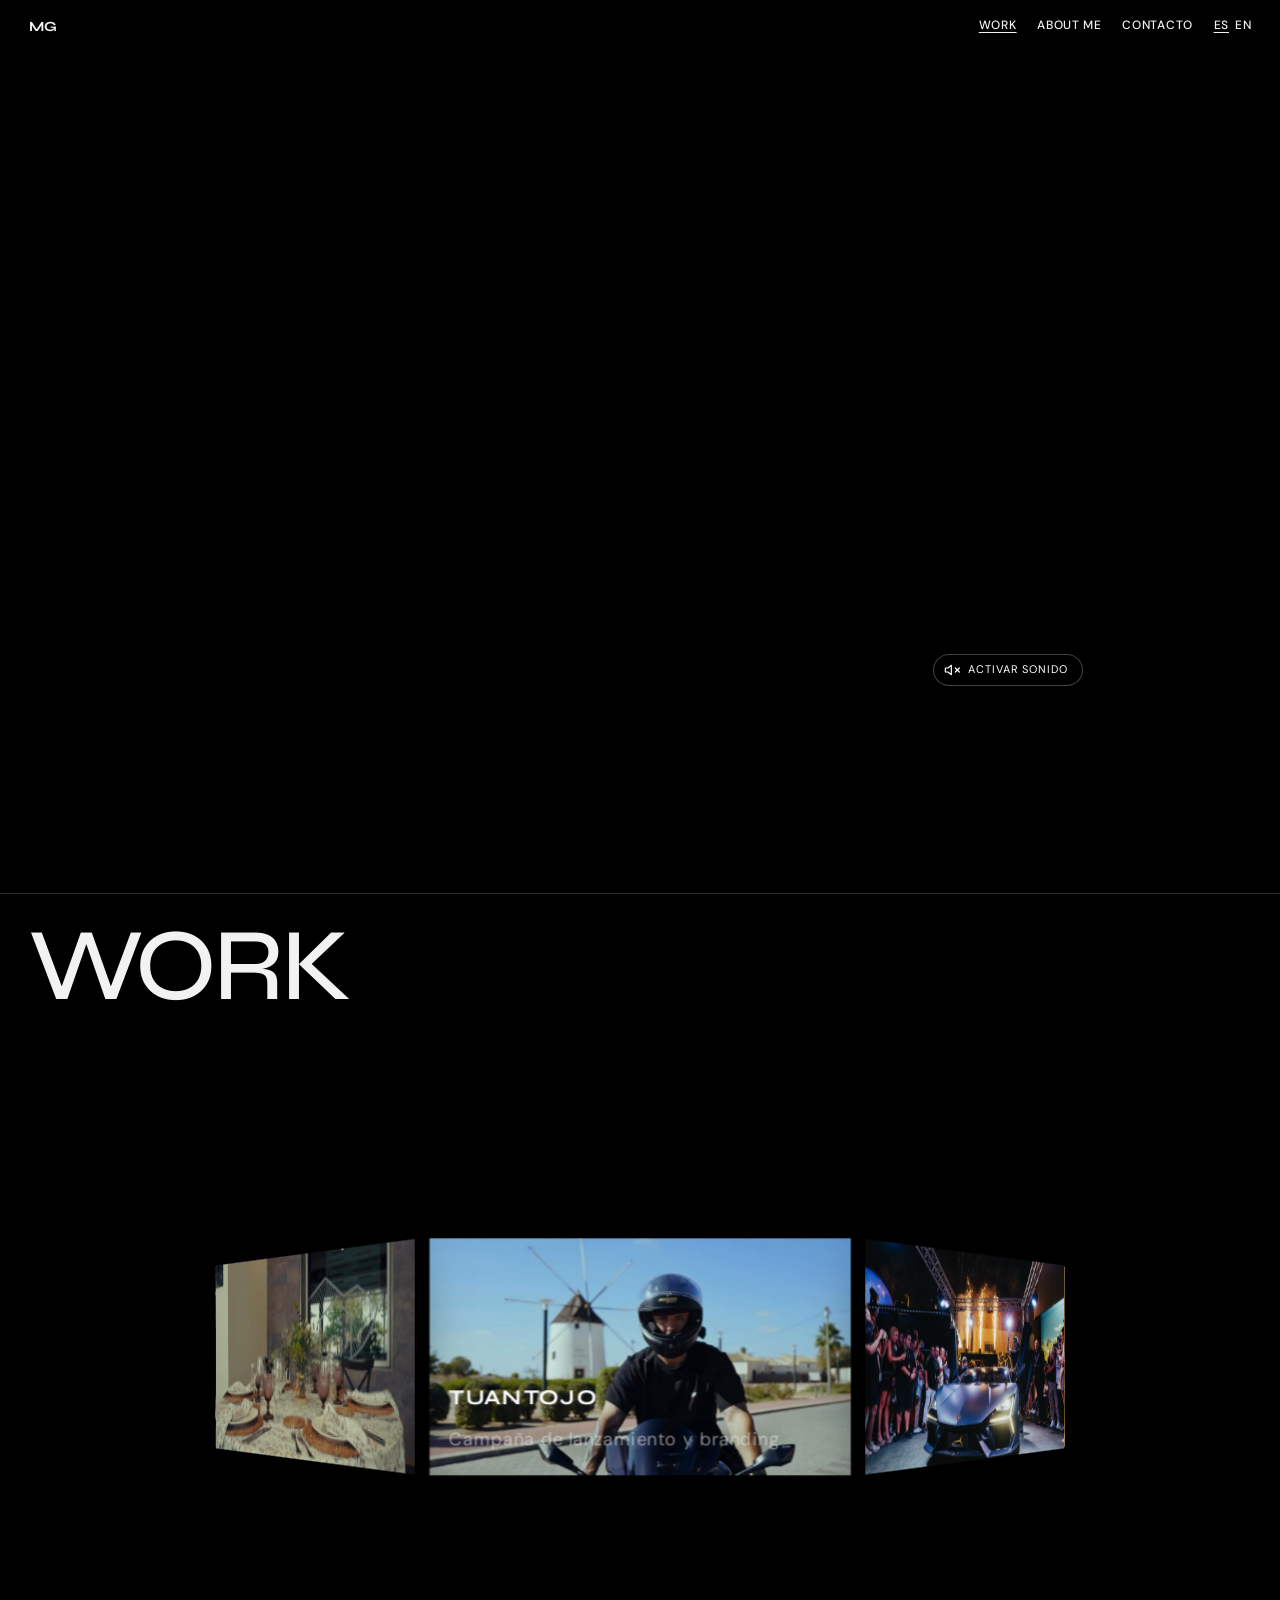
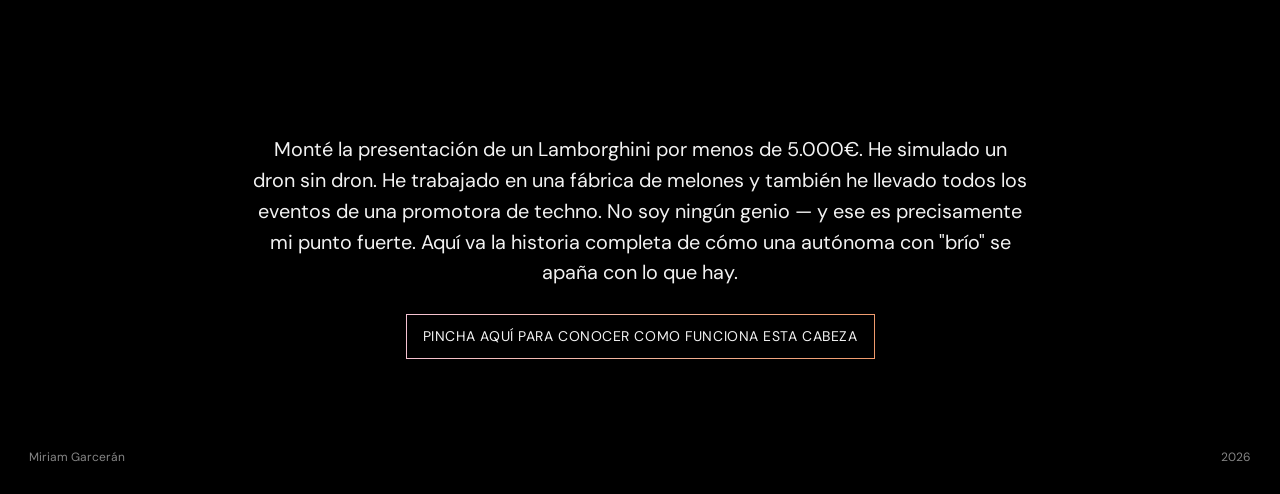
<file: index.html>
<!DOCTYPE html>
<html lang="es">
  <head>
    <meta charset="utf-8" />
    <meta name="viewport" content="width=device-width, initial-scale=1" />
    <title>Miriam Garcerán — Comunicación, creatividad y eventos</title>
    <meta
      name="description"
      content="Portfolio de Miriam Garcerán. Dirección creativa, comunicación, RRPP y producción de eventos. Murcia, abierta a remoto."
    />
    <link rel="preconnect" href="https://fonts.googleapis.com" />
    <link rel="preconnect" href="https://fonts.gstatic.com" crossorigin />
    <link
      href="https://fonts.googleapis.com/css2?family=DM+Sans:ital,opsz,wght@0,9..40,400;0,9..40,500;0,9..40,600;1,9..40,400&family=Syne:wght@600;700;800&display=swap"
      rel="stylesheet"
    />
    <link rel="stylesheet" href="css/style.css?v=94" />
  </head>
  <body>
    <header class="site-header">
      <a class="wordmark" href="index.html">MG</a>
      <nav class="nav" aria-label="Principal">
        <a href="index.html#work" data-i18n="nav.work" aria-current="page">Work</a>
        <a href="about.html" data-i18n="nav.about">About me</a>
        <a href="contact.html" data-i18n="nav.contact">Contact</a>
        <div class="lang" role="group" aria-label="Idioma">
          <button type="button" data-lang="es" aria-pressed="true">ES</button>
          <button type="button" data-lang="en" aria-pressed="false">EN</button>
        </div>
      </nav>
    </header>

    <main id="top">
      <section class="hero hero--video">
        <div class="hero-video-wrap">
          <video
            class="hero-video"
            autoplay
            muted
            loop
            playsinline
            preload="auto"
            id="hero-vid"
          >
            <source src="assets/hero.mp4" type="video/mp4" />
          </video>
          <button class="hero-audio-btn" id="hero-audio-btn" aria-label="Activar sonido">
            <svg class="hero-audio-icon hero-audio-icon--off" viewBox="0 0 24 24" fill="none" stroke="currentColor" stroke-width="1.8" stroke-linecap="round" stroke-linejoin="round">
              <polygon points="11 5 6 9 2 9 2 15 6 15 11 19 11 5"/>
              <line x1="23" y1="9" x2="17" y2="15"/>
              <line x1="17" y1="9" x2="23" y2="15"/>
            </svg>
            <svg class="hero-audio-icon hero-audio-icon--on" viewBox="0 0 24 24" fill="none" stroke="currentColor" stroke-width="1.8" stroke-linecap="round" stroke-linejoin="round" style="display:none">
              <polygon points="11 5 6 9 2 9 2 15 6 15 11 19 11 5"/>
              <path d="M19.07 4.93a10 10 0 0 1 0 14.14"/>
              <path d="M15.54 8.46a5 5 0 0 1 0 7.07"/>
            </svg>
            <span class="hero-audio-label">Activar sonido</span>
          </button>
        </div>
      </section>

      <section id="work">
        <div class="section-head">
          <h2 data-i18n="work.title">Work</h2>
        </div>
        <div class="work-list" id="work-list"></div>
        <div class="work-intro" id="work-intro">
          <p data-i18n="work.intro">
            Monté la presentación de un Lamborghini por menos de 5.000€. He simulado un dron sin dron. He trabajado en una fábrica de melones y también he llevado todos los eventos de una promotora de techno. No soy ningún genio — y ese es precisamente mi punto fuerte. Aquí va la historia completa de cómo una autónoma con "brío" se apaña con lo que hay.
          </p>
          <a class="work-intro__cta" href="about.html" data-i18n="work.introCta"
            >pincha aquí para conocer como funciona esta cabeza</a
          >
        </div>
      </section>

    </main>

    <footer class="site-footer">
      <span>Miriam Garcerán</span>
      <span id="year"></span>
    </footer>

    <svg class="ripple-defs" aria-hidden="true" focusable="false">
      <defs>
        <filter
          id="water-ripple"
          x="-25%"
          y="-25%"
          width="150%"
          height="150%"
          color-interpolation-filters="sRGB"
        >
          <feTurbulence
            id="water-turb"
            type="fractalNoise"
            baseFrequency="0.008 0.018"
            numOctaves="2"
            seed="3"
            result="waves"
          />
          <feDisplacementMap
            id="water-disp"
            in="SourceGraphic"
            in2="waves"
            scale="56"
            xChannelSelector="R"
            yChannelSelector="G"
          />
        </filter>
      </defs>
    </svg>

    <script src="js/content.js?v=87"></script>
    <script src="js/coverflow.js?v=82"></script>
    <script src="js/marquee.js?v=82"></script>
    <script src="js/main.js?v=83"></script>
    <script src="js/cursor.js?v=83"></script>
    <script>
      (function () {
        var vid = document.getElementById("hero-vid");
        var btn = document.getElementById("hero-audio-btn");
        var iconOff = btn.querySelector(".hero-audio-icon--off");
        var iconOn  = btn.querySelector(".hero-audio-icon--on");
        var label   = btn.querySelector(".hero-audio-label");

        btn.addEventListener("click", function () {
          vid.muted = !vid.muted;
          if (!vid.muted) {
            iconOff.style.display = "none";
            iconOn.style.display  = "block";
            label.textContent     = "Silenciar";
          } else {
            iconOff.style.display = "block";
            iconOn.style.display  = "none";
            label.textContent     = "Activar sonido";
          }
        });
      })();
    </script>
  </body>
</html>
</file>
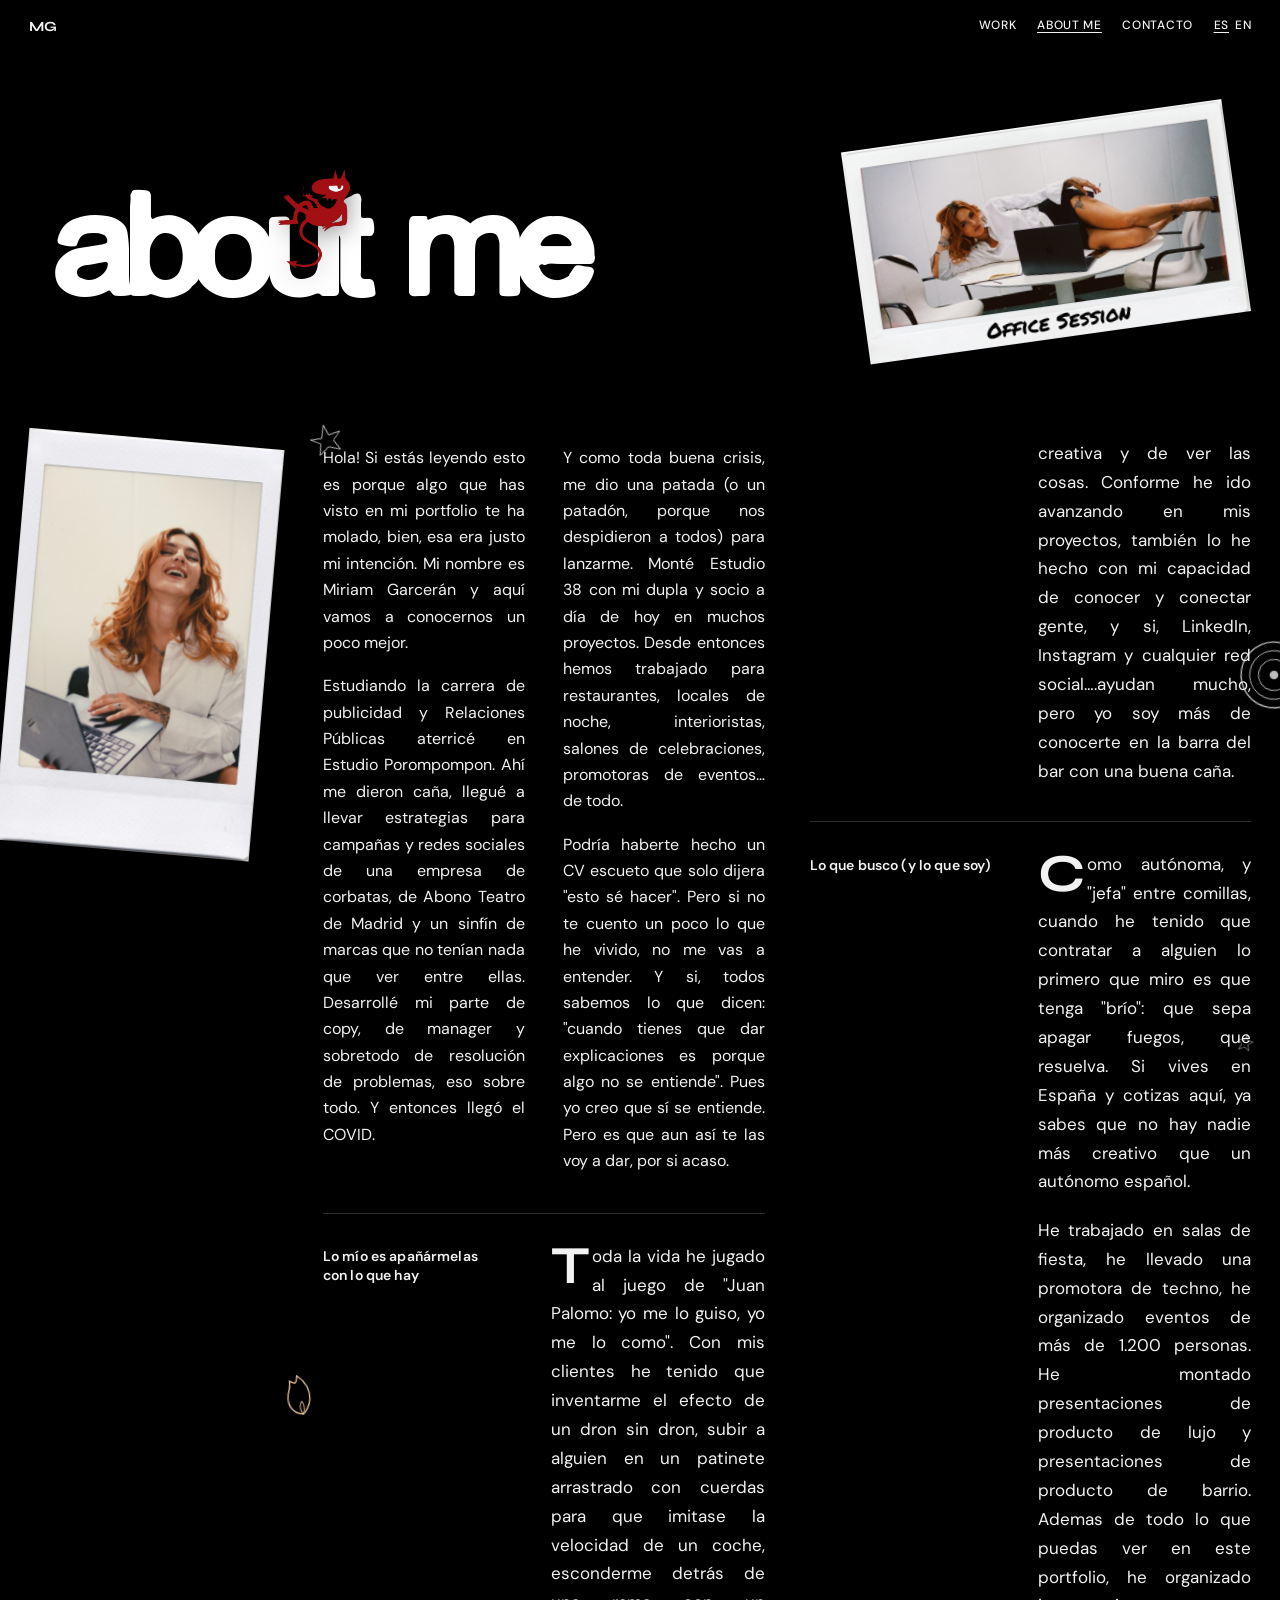
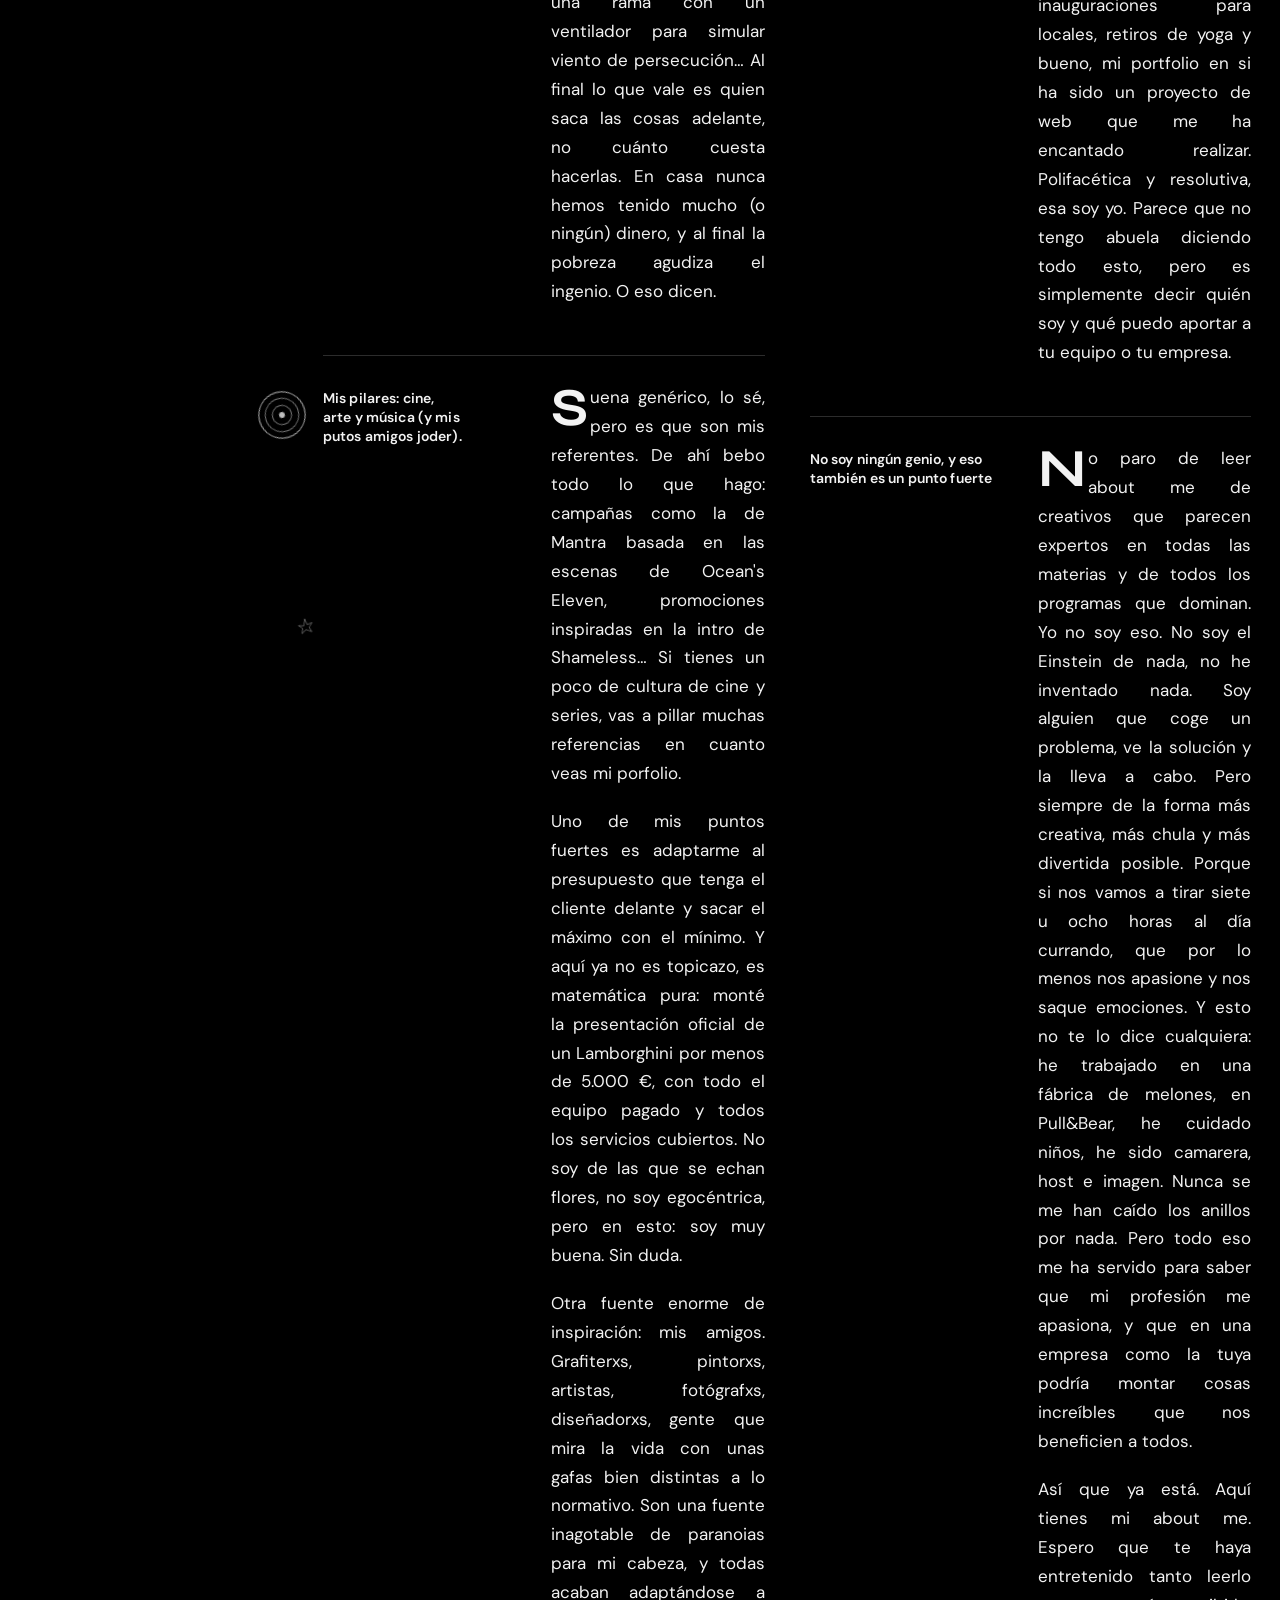
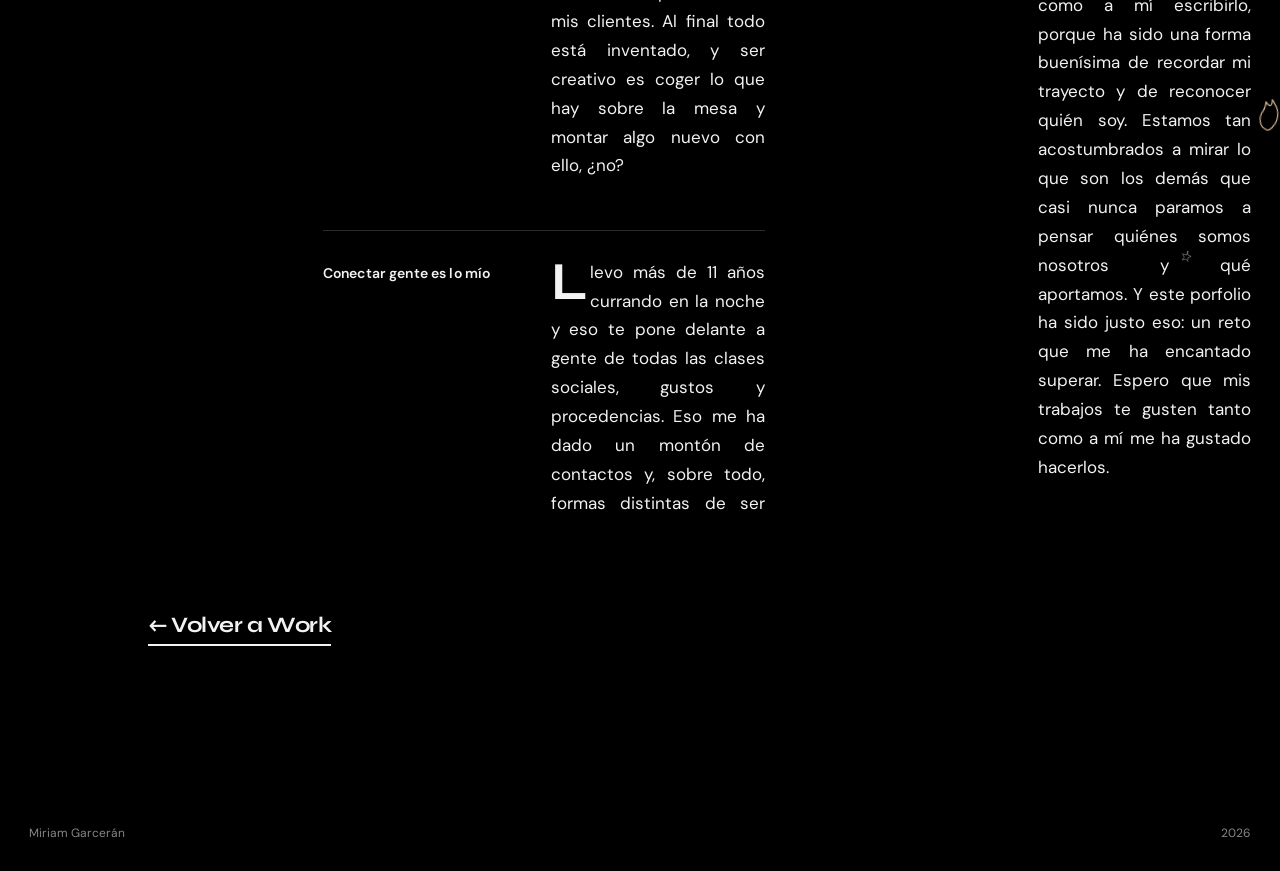
<file: about.html>
<!DOCTYPE html>
<html lang="es">
  <head>
    <meta charset="utf-8" />
    <meta name="viewport" content="width=device-width, initial-scale=1" />
    <title>About me — Miriam Garcerán</title>
    <meta
      name="description"
      content="About me de Miriam Garcerán. Dirección creativa, comunicación, RRPP y producción de eventos."
    />
    <link rel="preconnect" href="https://fonts.googleapis.com" />
    <link rel="preconnect" href="https://fonts.gstatic.com" crossorigin />
    <link
      href="https://fonts.googleapis.com/css2?family=DM+Sans:ital,opsz,wght@0,9..40,400;0,9..40,500;0,9..40,600;1,9..40,400&family=Syne:wght@600;700;800&display=swap"
      rel="stylesheet"
    />
    <link rel="stylesheet" href="css/style.css?v=91" />
    <style>
      @media (max-width: 860px), (pointer: coarse) and (max-width: 1200px) {
        .about-top {
          position: relative;
          align-items: flex-end;
          padding-bottom: clamp(72px, 22vw, 108px);
        }
        .about-hero {
          margin: 0;
          min-height: clamp(110px, 18vh, 180px);
        }
        .about-columns-wrap {
          display: block;
          position: relative;
          max-width: none;
          padding: 0 var(--gutter) clamp(24px, 5vw, 40px);
        }
        .about-col-photo--left-mid {
          position: absolute;
          top: 0;
          right: 0;
          left: auto;
          width: 72px;
          margin: 0;
          transform: translate(6px, calc(-100% - 12px)) rotate(6deg);
          transform-origin: top right;
          z-index: 5;
          filter: drop-shadow(0 8px 18px rgba(0, 0, 0, 0.5));
          pointer-events: none;
        }
        .about-col-photo--left-mid img {
          width: 100%;
          height: auto;
          display: block;
        }
        .about-body {
          margin-top: 4px;
          width: 100%;
          column-count: 2;
          column-gap: 14px;
        }
        .about-section,
        .about-section--intro,
        .about-columns {
          display: block;
          column-count: 1;
        }
        .about-section {
          break-inside: avoid;
          padding: 0.85rem 0 0.95rem;
        }
        .about-section h3 {
          margin: 0 0 0.45rem;
          font-size: 12px;
        }
        .about-columns p,
        .about-section:not(.about-section--intro) p,
        .about-copy p {
          max-width: none;
          font-size: 13px;
          line-height: 1.5;
          margin-bottom: 0.85em;
        }
        .about-doodles {
          display: none;
        }
      }
    </style>
  </head>
  <body>
    <header class="site-header">
      <a class="wordmark" href="index.html">MG</a>
      <nav class="nav" aria-label="Principal">
        <a href="index.html#work" data-i18n="nav.work">Work</a>
        <a href="about.html" aria-current="page" data-i18n="nav.about">About me</a>
        <a href="contact.html" data-i18n="nav.contact">Contact</a>
        <div class="lang" role="group" aria-label="Idioma">
          <button type="button" data-lang="es" aria-pressed="true">ES</button>
          <button type="button" data-lang="en" aria-pressed="false">EN</button>
        </div>
      </nav>
    </header>

    <main>
      <section id="about" class="about-page">
        <div class="about-top">
          <div class="about-hero">
            <h1 class="about-title" data-i18n="about.title">about me</h1>
            <img
              class="about-mascot"
              src="assets/img/lucifer-transparent.png"
              alt=""
              aria-hidden="true"
            />
          </div>
          <figure class="about-col-photo--right-top">
            <img src="assets/img/contact.jpg" alt="Miriam Garcerán" />
          </figure>
        </div>
        <div class="about-columns-wrap">
          <figure class="about-col-photo--left-mid">
            <img src="assets/img/contact2.jpg" alt="Miriam Garcerán" />
          </figure>
          <div class="about-body" id="about-body"></div>
        </div>
        <p class="about-back">
          <a class="page-link" href="index.html#work" data-i18n="backToWork"
            >Volver a Work</a
          >
        </p>
      </section>
    </main>

    <footer class="site-footer">
      <span>Miriam Garcerán</span>
      <span id="year"></span>
    </footer>

    <svg class="ripple-defs" aria-hidden="true" focusable="false">
      <defs>
        <filter
          id="water-ripple"
          x="-25%"
          y="-25%"
          width="150%"
          height="150%"
          color-interpolation-filters="sRGB"
        >
          <feTurbulence
            id="water-turb"
            type="fractalNoise"
            baseFrequency="0.008 0.018"
            numOctaves="2"
            seed="3"
            result="waves"
          />
          <feDisplacementMap
            id="water-disp"
            in="SourceGraphic"
            in2="waves"
            scale="56"
            xChannelSelector="R"
            yChannelSelector="G"
          />
        </filter>
      </defs>
    </svg>

    <script src="js/content.js?v=83"></script>
    <script src="js/main.js?v=83"></script>
    <script src="js/cursor.js?v=83"></script>
  </body>
</html>
</file>
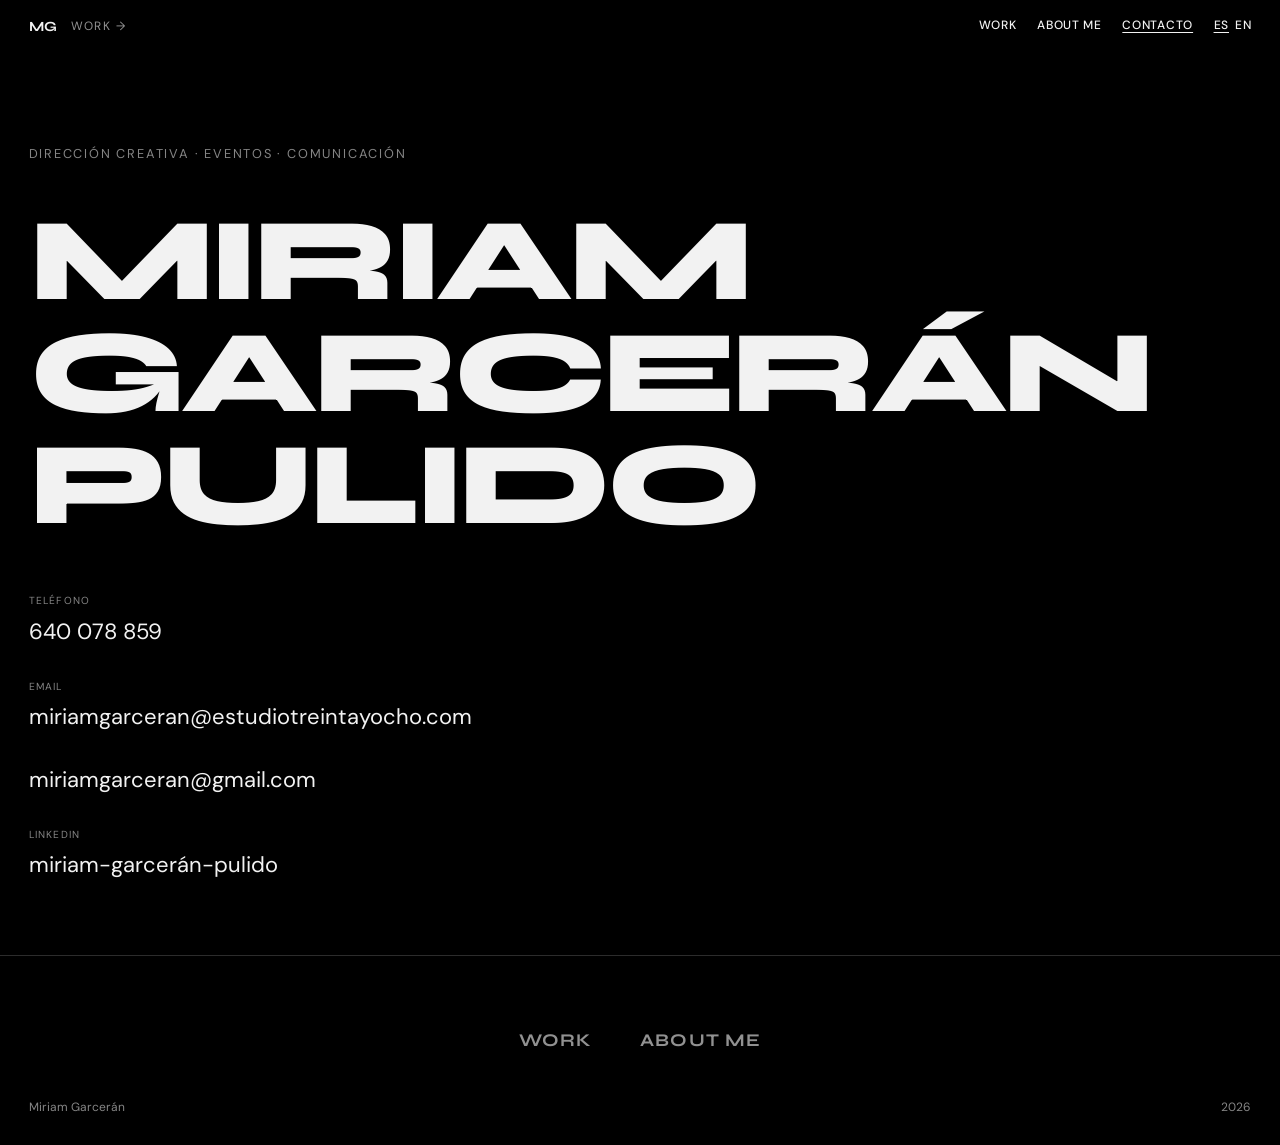
<file: contact.html>
<!DOCTYPE html>
<html lang="es">
  <head>
    <meta charset="utf-8" />
    <meta name="viewport" content="width=device-width, initial-scale=1" />
    <title>Contact — Miriam Garcerán</title>
    <meta
      name="description"
      content="Contacta con Miriam Garcerán. Dirección creativa, comunicación, RRPP y producción de eventos."
    />
    <link rel="preconnect" href="https://fonts.googleapis.com" />
    <link rel="preconnect" href="https://fonts.gstatic.com" crossorigin />
    <link
      href="https://fonts.googleapis.com/css2?family=DM+Sans:ital,opsz,wght@0,9..40,400;0,9..40,500;0,9..40,600;1,9..40,400&family=Syne:wght@600;700;800&display=swap"
      rel="stylesheet"
    />
    <link rel="stylesheet" href="css/style.css?v=91" />
    <style>
      /* ── Contact page ── */
      .contact-page {
        min-height: 100vh;
        padding: clamp(80px, 10vh, 120px) var(--gutter) clamp(48px, 8vh, 96px);
        display: flex;
        flex-direction: column;
        justify-content: center;
        max-width: 640px;
        position: relative;
        overflow: visible;
      }

      .contact-page__info {
        z-index: 2;
        position: relative;
      }

      .contact-page__label {
        font-family: var(--font);
        font-size: clamp(11px, 1vw, 13px);
        letter-spacing: 0.14em;
        line-height: 2;
        text-transform: uppercase;
        color: var(--muted);
        margin: 0 0 clamp(24px, 3vw, 40px);
      }

      .contact-page__name {
        font-family: var(--display);
        font-weight: 800;
        font-size: clamp(42px, 9.2vw, 128px);
        line-height: 0.95;
        letter-spacing: -0.045em;
        text-transform: uppercase;
        margin: 0 0 clamp(28px, 4vw, 56px);
        color: var(--text);
      }

      .contact-page__items {
        display: flex;
        flex-direction: column;
        gap: clamp(18px, 2.2vw, 28px);
        list-style: none;
        padding: 0;
        margin: 0;
      }

      .contact-page__item {
        display: flex;
        flex-direction: column;
        gap: 4px;
      }

      .contact-page__item-label {
        font-family: var(--font);
        font-size: clamp(9px, 0.8vw, 11px);
        letter-spacing: 0.12em;
        line-height: 1.8;
        text-transform: uppercase;
        color: var(--muted);
      }

      .contact-page__item-value {
        font-family: var(--font);
        font-size: clamp(15px, 1.8vw, 22px);
        letter-spacing: 0;
        line-height: 1.5;
        color: var(--text);
        text-decoration: none;
        border-bottom: 1.5px solid transparent;
        transition: border-color 0.2s ease, opacity 0.2s ease;
        display: inline-block;
        padding-bottom: 1px;
      }

      a.contact-page__item-value:hover {
        border-color: currentColor;
        opacity: 0.75;
      }

      /* ── Photo stack ── */
      .contact-page__photo-wrap {
        position: relative;
        z-index: 3;
        display: flex;
        flex-direction: column;
        justify-content: center;
        align-items: flex-end;
        padding-right: 0;
      }

      /* Stack wrapper */
      .contact-page__stack {
        position: relative;
        width: clamp(240px, 38vw, 480px);
      }

      /* Chincheta eliminada */

      /* First photo — landscape, no extra frame (the JPG is already a polaroid-style shot) */
      .contact-page__photo-1 {
        position: relative;
        z-index: 4;
        transform: rotate(-10deg);
        transform-origin: center bottom;
        filter: drop-shadow(0 16px 40px rgba(0,0,0,0.7));
        width: 100%;
      }

      .contact-page__photo-1 img {
        display: block;
        width: 100%;
        height: auto;
      }

      /* Second photo — portrait Polaroid (the image itself has the white border) */
      .contact-page__photo-2 {
        position: relative;
        z-index: 3;
        transform: rotate(7deg);
        transform-origin: center top;
        filter: drop-shadow(0 12px 32px rgba(0,0,0,0.6));
        width: 55%;
        margin: -60px auto 0;
      }

      .contact-page__photo-2 img {
        display: block;
        width: 100%;
        height: auto;
      }

      /* ── Footer nav ── */
      .contact-page__footer-nav {
        display: flex;
        gap: clamp(24px, 4vw, 48px);
        justify-content: center;
        padding: clamp(48px, 8vh, 96px) var(--gutter) clamp(32px, 5vh, 64px);
        border-top: 1px solid var(--line);
      }

      .contact-page__footer-nav a {
        font-family: var(--display);
        font-weight: 700;
        font-size: clamp(13px, 1.4vw, 18px);
        letter-spacing: 0.06em;
        text-transform: uppercase;
        color: var(--text);
        text-decoration: none;
        opacity: 0.6;
        transition: opacity 0.2s;
      }

      .contact-page__footer-nav a:hover {
        opacity: 1;
      }

      /* ── Back link ── */
      .contact-back {
        position: fixed;
        top: clamp(14px, 2vh, 24px);
        left: calc(var(--gutter) + 42px);
        z-index: 100;
        font-family: var(--font);
        font-size: 12px;
        letter-spacing: 0.12em;
        text-transform: uppercase;
        color: var(--text);
        text-decoration: none;
        opacity: 0.6;
        transition: opacity 0.2s;
      }

      .contact-back:hover {
        opacity: 1;
      }

      /* ── Mobile ── */
      @media (max-width: 720px) {
        .contact-page {
          grid-template-columns: 1fr;
          padding-top: clamp(80px, 12vh, 120px);
        }

        .contact-page__photo-wrap {
          order: -1;
          align-items: center;
        }

        .contact-page__stack {
          right: 0;
          width: clamp(220px, 72vw, 360px);
        }
      }
    </style>
  </head>
  <body>
    <a class="contact-back" href="index.html">work →</a>

    <header class="site-header">
      <a class="wordmark" href="index.html">MG</a>
      <nav class="nav" aria-label="Principal">
        <a href="index.html#work" data-i18n="nav.work">Work</a>
        <a href="about.html" data-i18n="nav.about">About me</a>
        <a href="contact.html" aria-current="page" data-i18n="nav.contact">Contact</a>
        <div class="lang" role="group" aria-label="Idioma">
          <button type="button" data-lang="es" aria-pressed="true">ES</button>
          <button type="button" data-lang="en" aria-pressed="false">EN</button>
        </div>
      </nav>
    </header>

    <main>
      <section class="contact-page" aria-label="Datos de contacto">

        <!-- LEFT: info -->
        <div class="contact-page__info">
          <p class="contact-page__label" data-i18n="contact.label">Dirección creativa · eventos · comunicación</p>

          <h1 class="contact-page__name">Miriam<br>Garcerán<br>Pulido</h1>

          <ul class="contact-page__items">
            <li class="contact-page__item">
              <span class="contact-page__item-label" data-i18n="contact.phone">Teléfono</span>
              <a class="contact-page__item-value" href="tel:+34640078859">640 078 859</a>
            </li>
            <li class="contact-page__item">
              <span class="contact-page__item-label" data-i18n="contact.email">Email</span>
              <a class="contact-page__item-value" href="mailto:miriamgarceran@estudiotreintayocho.com">miriamgarceran@estudiotreintayocho.com</a>
            </li>
            <li class="contact-page__item">
              <a class="contact-page__item-value" href="mailto:miriamgarceran@gmail.com">miriamgarceran@gmail.com</a>
            </li>
            <li class="contact-page__item">
              <span class="contact-page__item-label">LinkedIn</span>
              <a class="contact-page__item-value"
                href="https://www.linkedin.com/in/miriam-garcer%C3%A1n-pulido-7a801b141"
                target="_blank"
                rel="noopener noreferrer">miriam-garcerán-pulido</a>
            </li>
          </ul>
        </div>

        <!-- Fotos trasladadas a about.html -->

      </section>

      <nav class="contact-page__footer-nav" aria-label="Navegar a">
        <a href="index.html#work" data-i18n="nav.work">Work</a>
        <a href="about.html" data-i18n="nav.about">About me</a>
      </nav>

    </main>

    <footer class="site-footer">
      <span>Miriam Garcerán</span>
      <span id="year"></span>
    </footer>

    <svg class="ripple-defs" aria-hidden="true" focusable="false">
      <defs>
        <filter
          id="water-ripple"
          x="-25%"
          y="-25%"
          width="150%"
          height="150%"
          color-interpolation-filters="sRGB"
        >
          <feTurbulence
            id="water-turb"
            type="fractalNoise"
            baseFrequency="0.008 0.018"
            numOctaves="2"
            seed="3"
            result="waves"
          />
          <feDisplacementMap
            id="water-disp"
            in="SourceGraphic"
            in2="waves"
            scale="56"
            xChannelSelector="R"
            yChannelSelector="G"
          />
        </filter>
      </defs>
    </svg>

    <script src="js/content.js?v=83"></script>
    <script src="js/main.js?v=83"></script>
    <script src="js/cursor.js?v=83"></script>
    <script>
      document.getElementById("year").textContent = new Date().getFullYear();
    </script>
  </body>
</html>
</file>
<file: css/style.css>
@font-face {
  font-family: "Bootzy TM";
  src: url("../assets/fonts/BootzyTM.woff2") format("woff2"),
       url("../assets/fonts/BootzyTM.woff") format("woff"),
       url("../assets/fonts/BootzyTM.ttf") format("truetype");
  font-weight: normal;
  font-style: normal;
  font-display: swap;
}

@font-face {
  font-family: "bootzy TM TTF 1";
  src: url("../assets/fonts/BootzyTM.woff2") format("woff2"),
       url("../assets/fonts/BootzyTM.woff") format("woff"),
       url("../assets/fonts/BootzyTM.ttf") format("truetype");
  font-weight: normal;
  font-style: normal;
  font-display: swap;
}

:root {
  --bg: #000000;
  --text: #f2f2f2;
  --muted: rgba(242, 242, 242, 0.55);
  --line: rgba(242, 242, 242, 0.18);
  --gutter: clamp(16px, 2.23vw, 42px);
  --font: "DM Sans", "Helvetica Neue", Helvetica, Arial, sans-serif;
  --display: "Syne", "Helvetica Neue", Helvetica, Arial, sans-serif;
  --bootzy: "Bootzy TM", "bootzy TM TTF 1", sans-serif;
  /* Matches Etienne Planeix (Neue Haas Grotesk Display Pro) */
  --case-copy: "Neue Haas Grotesk Display Pro", "Helvetica Neue", Helvetica, Arial, sans-serif;
}

*,
*::before,
*::after {
  box-sizing: border-box;
}

html {
  scroll-behavior: smooth;
}

body {
  margin: 0;
  background: var(--bg);
  color: var(--text);
  font-family: var(--font);
  font-weight: 400;
  font-size: 16px;
  line-height: 1.45;
  transition: background 0.35s ease, color 0.35s ease;
}

/* ── Custom cursor: hide native on pointer-fine devices ── */
@media (pointer: fine) {
  html,
  body,
  a,
  button,
  .work-toggle,
  .lang button,
  .page-link,
  .coverflow__card,
  [role="button"],
  label,
  select,
  summary {
    cursor: none !important;
  }
}

/* ── Custom cursor element ── */
.cursor-rock {
  position: fixed;
  top: 0;
  left: 0;
  width: 37px;
  height: 52px;
  pointer-events: none;
  z-index: 99999;
  will-change: transform;
  transform: translate3d(-999px, -999px, 0);
  transition: opacity 0.2s ease;
}

.cursor-rock img {
  width: 100%;
  height: 100%;
  object-fit: contain;
  display: block;
  user-select: none;
  -webkit-user-drag: none;
  position: relative;
  z-index: 2;
}

.cursor-waves {
  position: absolute;
  left: 12px;
  top: 1px;
  width: 12px;
  height: 12px;
  pointer-events: none;
  z-index: 1;
}

.cursor-waves span {
  position: absolute;
  left: 50%;
  top: 50%;
  width: 18px;
  height: 18px;
  border: 1.5px solid rgba(80, 160, 220, 0.55);
  border-radius: 50%;
  transform: translate(-50%, -50%) scale(0.4);
  opacity: 0;
  animation: water-ring 2.4s ease-out infinite;
}

.cursor-waves span:nth-child(2) {
  animation-delay: 0.8s;
}

.cursor-waves span:nth-child(3) {
  animation-delay: 1.6s;
}

@keyframes water-ring {
  0% {
    transform: translate(-50%, -50%) scale(0.35);
    opacity: 0.7;
  }
  100% {
    transform: translate(-50%, -50%) scale(4.8);
    opacity: 0;
  }
}

.ripple-wrap {
  position: relative;
  display: block;
  max-width: 100%;
}

.ripple-wrap--abs {
  pointer-events: none;
}

.ripple-wrap--abs .ripple-base,
.ripple-wrap--abs .ripple-layer {
  pointer-events: none;
}

.ripple-base--unpos {
  position: static !important;
  left: auto !important;
  right: auto !important;
  top: auto !important;
  bottom: auto !important;
}

.wordmark.ripple-base,
a.wordmark {
  display: inline-block;
}

.ripple-wrap:has(.wordmark),
.ripple-wrap:has(.work-toggle h3) {
  display: inline-block;
  max-width: 100%;
}

.ripple-wrap--media {
  display: block;
  width: 100%;
}

.ripple-layer {
  position: absolute;
  inset: 0;
  margin: 0;
  width: 100%;
  height: 100%;
  color: inherit;
  pointer-events: none;
  user-select: none;
  opacity: 0;
  filter: url("#water-ripple");
  -webkit-mask-image: radial-gradient(
    circle var(--brush, 95px) at var(--lx, -999px) var(--ly, -999px),
    rgba(0, 0, 0, 0.35) 0%,
    #000 16%,
    #000 38%,
    rgba(0, 0, 0, 0.55) 62%,
    transparent 82%
  );
  mask-image: radial-gradient(
    circle var(--brush, 95px) at var(--lx, -999px) var(--ly, -999px),
    rgba(0, 0, 0, 0.35) 0%,
    #000 16%,
    #000 38%,
    rgba(0, 0, 0, 0.55) 62%,
    transparent 82%
  );
}

img.ripple-layer,
video.ripple-layer {
  object-fit: cover;
}

.ripple-wrap.is-active .ripple-layer {
  opacity: 1;
}

.ripple-wrap.is-active .ripple-base {
  -webkit-mask-image: radial-gradient(
    circle var(--brush, 95px) at var(--lx, -999px) var(--ly, -999px),
    rgba(0, 0, 0, 0.2) 0%,
    rgba(0, 0, 0, 0.45) 32%,
    #000 78%
  );
  mask-image: radial-gradient(
    circle var(--brush, 95px) at var(--lx, -999px) var(--ly, -999px),
    rgba(0, 0, 0, 0.2) 0%,
    rgba(0, 0, 0, 0.45) 32%,
    #000 78%
  );
}

.ripple-direct.is-active {
  filter: url("#water-ripple");
}

.hero-photo img.ripple-layer {
  filter: grayscale(1) url("#water-ripple");
}

.coverflow__visual .ripple-wrap {
  display: block;
  width: 100%;
  height: 100%;
}

.hero-photo .ripple-wrap,
.about-hero .ripple-wrap--media,
.work-media__item .ripple-wrap--media {
  width: 100%;
}

.about-hero .ripple-wrap--abs {
  mix-blend-mode: difference;
}

.about-hero .ripple-wrap--abs .about-title {
  mix-blend-mode: normal;
  color: #ffffff;
  font-family: var(--bootzy);
}

.spray-defs,
.ripple-defs {
  position: absolute;
  left: -9999px;
  top: 0;
  width: 200px;
  height: 200px;
  overflow: hidden;
  pointer-events: none;
}

@media (pointer: coarse) {
  html,
  body,
  a,
  button {
    cursor: auto !important;
  }

  .cursor-rock {
    display: none !important;
  }

  .spray-layer {
    display: none !important;
  }

  .spray-wrap.is-active .spray-base {
    -webkit-mask-image: none;
    mask-image: none;
  }
}

img {
  max-width: 100%;
  display: block;
}

a {
  color: inherit;
  text-decoration: none;
}

button {
  font: inherit;
  color: inherit;
  background: none;
  border: 0;
  padding: 0;
}

.site-header {
  position: sticky;
  top: 0;
  z-index: 20;
  display: flex;
  align-items: center;
  justify-content: space-between;
  gap: 12px;
  flex-wrap: wrap;
  padding: 14px var(--gutter);
  background: color-mix(in srgb, var(--bg) 88%, transparent);
  backdrop-filter: blur(10px);
  -webkit-backdrop-filter: blur(10px);
}

.wordmark {
  font-family: var(--display);
  font-weight: 700;
  letter-spacing: 0.04em;
  font-size: 14px;
}

.section-head h2,
.contact h2,
.work-toggle h3 {
  font-family: var(--display);
  font-weight: 700;
}

.nav {
  display: flex;
  align-items: center;
  flex-wrap: wrap;
  justify-content: flex-end;
  gap: clamp(10px, 1.6vw, 22px);
}

.nav a[aria-current="page"] {
  text-decoration: underline;
  text-underline-offset: 0.28em;
}

.about-page {
  padding-bottom: 4vw;
}

.nav a,
.lang button {
  font-size: 12px;
  font-weight: 500;
  letter-spacing: 0.06em;
  text-transform: uppercase;
}

.lang {
  display: flex;
  gap: 6px;
}

.lang button[aria-pressed="true"] {
  text-decoration: underline;
  text-underline-offset: 3px;
}

.hero {
  min-height: calc(100vh - 58px);
  padding: 4vh var(--gutter) 6vh;
  display: grid;
  grid-template-columns: 1fr minmax(280px, 42vw);
  gap: clamp(24px, 4vw, 72px);
  align-items: end;
}

/* Full-bleed video hero */
.hero--video {
  display: flex;
  justify-content: center;
  align-items: center;
  padding: 6vh var(--gutter);
  min-height: calc(100vh - 58px);
}

.hero-video-wrap {
  position: relative;
  width: 75%;
  max-width: 960px;
}

.hero-video {
  width: 100%;
  height: auto;
  display: block;
  border-radius: 4px;
}

.hero-audio-btn {
  position: absolute;
  bottom: 16px;
  right: 16px;
  display: flex;
  align-items: center;
  gap: 8px;
  background: rgba(0, 0, 0, 0.55);
  color: #fff;
  border: 1px solid rgba(255,255,255,0.25);
  border-radius: 999px;
  padding: 7px 14px 7px 10px;
  cursor: pointer;
  font-family: var(--font);
  font-size: 11px;
  letter-spacing: 0.08em;
  text-transform: uppercase;
  backdrop-filter: blur(6px);
  transition: background 0.2s, opacity 0.2s;
}

.hero-audio-btn:hover {
  background: rgba(0, 0, 0, 0.8);
}

.hero-audio-icon {
  width: 16px;
  height: 16px;
  flex-shrink: 0;
}

.hero-copy {
  padding-bottom: 2vh;
}

.hero h1 {
  margin: 0;
  font-family: var(--display);
  font-weight: 800;
  font-size: clamp(42px, 9.2vw, 128px);
  line-height: 0.88;
  letter-spacing: -0.045em;
  text-transform: uppercase;
}

.hero-sub {
  margin: 18px 0 0;
  font-family: var(--display);
  font-weight: 600;
  font-size: clamp(15px, 1.8vw, 24px);
  letter-spacing: 0.02em;
  text-transform: lowercase;
  color: var(--text);
}

.hero-meta {
  margin: 18px 0 0;
  font-size: 13px;
  color: var(--muted);
}

.page-link {
  display: inline-block;
  margin-top: 28px;
  font-family: var(--display);
  font-weight: 700;
  font-size: clamp(16px, 2vw, 22px);
  letter-spacing: -0.02em;
  text-decoration: none;
  border-bottom: 2px solid currentColor;
  padding-bottom: 2px;
  transition: opacity 0.2s ease;
}

.page-link[data-i18n="aboutCta"],
.font-bootzy {
  font-family: var(--bootzy);
  font-weight: 400;
  letter-spacing: 0.02em;
}

.page-link:hover {
  opacity: 0.55;
}

.about-back {
  max-width: 1080px;
  margin: 0 auto 10vw;
  padding: 0 clamp(20px, 4vw, 48px);
}

.hero-photo {
  position: relative;
}

.hero-photo img {
  width: 100%;
  height: min(78vh, 860px);
  object-fit: cover;
  filter: grayscale(1);
}

.about-hero {
  position: relative;
  margin: 0 var(--gutter);
  min-height: clamp(180px, 26vh, 320px);
}

/* The photo rule is kept for backwards compat but the img has been removed */
.about-hero img:not(.about-mascot) {
  width: 100%;
  height: min(72vh, 780px);
  object-fit: cover;
  object-position: center 45%;
}

.about-title {
  position: absolute;
  left: 0;
  bottom: -0.24em;
  margin: 0;
  font-family: var(--bootzy);
  font-weight: 400;
  font-size: clamp(64px, 13vw, 190px);
  line-height: 0.85;
  letter-spacing: -0.01em;
  text-transform: none;
  color: #ffffff;
  mix-blend-mode: difference;
  z-index: 2;
}

/* Mascot sitting on the "o" of "about" */
.about-mascot {
  position: absolute;
  left: calc(clamp(64px, 13vw, 190px) * 1.1);
  /* Lower so the hand rests on the letter */
  bottom: calc(clamp(64px, 13vw, 190px) * -0.02);
  width: clamp(100px, 12vw, 175px);
  max-width: 175px;
  height: auto !important;
  z-index: 6;
  pointer-events: none;
  mix-blend-mode: normal;
  filter: drop-shadow(0 4px 12px rgba(0,0,0,0.5));
}

/* ── About top: title + right photo side by side ── */
.about-top {
  display: flex;
  align-items: flex-end;
  gap: clamp(16px, 3vw, 48px);
  padding: 0 var(--gutter) clamp(48px, 7vw, 96px);
  overflow: visible;
}

.about-top .about-hero {
  flex: 1;
  min-width: 0;
}

/* contact.jpg (Office Session) — TOP RIGHT, -8°, large */
.about-col-photo--right-top {
  flex-shrink: 0;
  width: clamp(220px, 30vw, 460px);
  margin: 0;
  padding: 0;
  transform: rotate(-8deg);
  transform-origin: bottom right;
  filter: drop-shadow(0 16px 40px rgba(0,0,0,0.65));
  align-self: flex-end;
  margin-bottom: -2vw;
}

.about-col-photo--right-top img {
  width: 100%;
  height: auto;
  display: block;
}

/* contact2.jpg — LEFT COLUMN, +5° */
.about-col-photo--left-mid {
  margin: 0;
  padding: 0;
  position: sticky;
  top: clamp(72px, 10vh, 120px);
  align-self: start;
  transform: rotate(5deg);
  transform-origin: center top;
  filter: drop-shadow(0 12px 32px rgba(0,0,0,0.55));
  /* stay in its own column, never bleed into text */
  overflow: visible;
}

.about-col-photo--left-mid img {
  width: 100%;
  height: auto;
  display: block;
}

/* ── About editorial columns (left photo + editorial text) ── */
.about-columns-wrap {
  display: grid;
  grid-template-columns: clamp(160px, 20vw, 280px) 1fr;
  gap: clamp(24px, 3vw, 48px);
  align-items: start;
  padding: clamp(40px, 5vw, 72px) var(--gutter) clamp(32px, 4vw, 56px);
  max-width: 1600px;
  margin: 0 auto;
}

/* Two-column editorial text */
.about-body {
  position: relative;
  padding: 0;
  column-count: 2;
  column-gap: clamp(24px, 3.5vw, 56px);
  column-rule: none;
}

.about-doodles {
  position: absolute;
  inset: 0;
  pointer-events: none;
  z-index: 0;
}

.about-section {
  position: relative;
  z-index: 1;
}

.doodle {
  position: absolute;
  color: rgba(242, 242, 242, 0.78);
  overflow: visible;
}

.doodle--flame1,
.doodle--flame2 {
  color: #f0c9a4;
}

.doodle--star1 { top: -18px; left: -18px; width: 46px; transform: rotate(-14deg); }
.doodle--star2 { top: 18%; right: -8px; width: 28px; transform: rotate(12deg); }
.doodle--star3 { top: 54%; left: -28px; width: 22px; transform: rotate(-8deg); }
.doodle--star4 { bottom: 8%; right: 6%; width: 20px; transform: rotate(16deg); }
.doodle--vinyl1 { top: 6%; right: -62px; width: 78px; transform: rotate(10deg); }
.doodle--vinyl2 { top: 47%; left: -70px; width: 58px; transform: rotate(-16deg); }
.doodle--flame1 { top: 28%; left: -46px; width: 46px; transform: rotate(-8deg); }
.doodle--flame2 { bottom: 12%; right: -40px; width: 42px; transform: rotate(10deg); }

.about-section {
  display: grid;
  grid-template-columns: 12.5rem minmax(0, 1fr);
  column-gap: 28px;
  align-items: start;
  padding: 1.7rem 0 1.85rem;
  border-top: 1px solid var(--line);
}

.about-section--intro {
  display: block;
  border-top: 0;
  padding-top: 0.4rem;
  padding-bottom: 2.2rem;
}

.about-columns {
  column-count: 2;
  column-gap: 2.4rem;
}

.about-columns p {
  margin: 0 0 1.05em;
  font-size: 16px;
  line-height: 1.65;
  text-align: justify;
  hyphens: auto;
}

.about-section h3 {
  margin: 0.42em 0 0;
  font-family: var(--font);
  font-size: 14px;
  font-weight: 600;
  line-height: 1.35;
  letter-spacing: 0.01em;
  text-wrap: balance;
}

.about-section:not(.about-section--intro) p {
  margin: 0 0 1.15em;
  max-width: 62ch;
  font-size: 17px;
  line-height: 1.7;
  text-align: justify;
  hyphens: auto;
}

.about-drop::first-letter {
  float: left;
  margin: 0.06em 0.08em 0 0;
  font-family: var(--display);
  font-size: 3.15em;
  font-weight: 700;
  line-height: 0.78;
  letter-spacing: -0.04em;
}

.section-head {
  padding: 0 var(--gutter);
  display: flex;
  justify-content: space-between;
  align-items: baseline;
  gap: 16px;
  border-top: 1px solid var(--line);
  padding-top: 28px;
}

.section-head h2 {
  margin: 0;
  font-weight: 500;
  font-size: clamp(42px, 8vw, 110px);
  line-height: 0.85;
  letter-spacing: -0.04em;
  text-transform: uppercase;
}

.section-head p {
  margin: 0;
  font-size: 13px;
  color: var(--muted);
  max-width: 240px;
}

.work-list {
  margin: 24px 0 0;
}

.work-intro {
  margin: 0 auto;
  padding: clamp(28px, 5vh, 64px) var(--gutter) clamp(56px, 10vh, 120px);
  max-width: 52rem;
  text-align: center;
}

.work-intro p {
  margin: 0 auto 1.6rem;
  font-size: clamp(16px, 1.55vw, 20px);
  line-height: 1.55;
}

.work-intro__cta {
  display: inline-block;
  border: 1px solid transparent;
  padding: 12px 16px;
  font-size: 14px;
  line-height: 1.35;
  text-decoration: none;
  text-transform: uppercase;
  letter-spacing: 0.04em;
  background:
    linear-gradient(var(--bg), var(--bg)) padding-box,
    linear-gradient(105deg, #f6c4d4 0%, #f2b39a 52%, #ef9a6c 100%) border-box;
}

.work-intro__cta:hover {
  opacity: 0.6;
}

.coverflow {
  position: relative;
  height: min(72vh, 680px);
  margin: 12px 0 8px;
  overflow: hidden;
  touch-action: none;
  user-select: none;
  outline: none;
}

.coverflow__scene {
  position: relative;
  height: 100%;
  perspective: 1400px;
  perspective-origin: 50% 50%;
  transform-style: preserve-3d;
}

.coverflow__ring {
  position: absolute;
  left: 50%;
  top: 50%;
  width: 0;
  height: 0;
  transform-style: preserve-3d;
  will-change: transform;
}

.coverflow__card {
  position: absolute;
  left: 0;
  top: 0;
  padding: 0;
  border: 0;
  background: transparent;
  color: inherit;
  transform-origin: center center;
  transform-style: preserve-3d;
  will-change: transform, opacity;
  text-align: left;
}

.coverflow__visual {
  position: relative;
  display: block;
  width: 100%;
  height: 100%;
  overflow: hidden;
  background: #111;
  box-shadow: 0 18px 48px rgba(0, 0, 0, 0.55);
}

.coverflow__visual img,
.coverflow__cover {
  width: 100%;
  height: 100%;
  object-fit: cover;
  pointer-events: none;
}

.coverflow__card[data-id="mantra"] .coverflow__visual {
  background: radial-gradient(circle at 30% 20%, #3a3a3a, #0b0b0b);
}

.coverflow__card[data-id="entropia"] .coverflow__cover,
.coverflow__card[data-id="entropia"] .coverflow__visual img {
  object-position: center top;
}

.coverflow__card[data-id="dulcevida"] .coverflow__visual {
  background: radial-gradient(circle at 70% 30%, #f3d7b0, #c9894a 55%, #5c2e12);
}

.coverflow__card[data-id="cortijo"] .coverflow__visual {
  background: radial-gradient(circle at 40% 30%, #d7c4a2, #6d5a3a 48%, #2c2418);
}

.coverflow__caption {
  position: absolute;
  left: 12px;
  right: 12px;
  bottom: 12px;
  display: flex;
  flex-direction: column;
  gap: 2px;
  opacity: 0;
  color: #fff;
  text-shadow: 0 1px 10px rgba(0, 0, 0, 0.65);
  transition: opacity 0.25s ease;
  pointer-events: none;
  z-index: 6;
}

.coverflow__card.is-center .coverflow__caption {
  opacity: 1;
}

.coverflow__fallback {
  position: absolute;
  inset: 0;
  display: grid;
  place-items: center;
  /* Drop the title once the card turns past edge-on, so it never reads mirrored */
  backface-visibility: hidden;
  padding: 24px;
  font-family: var(--display);
  font-size: clamp(22px, 3vw, 36px);
  font-weight: 800;
  letter-spacing: -0.04em;
  text-transform: uppercase;
  text-align: center;
  color: #fff;
}

.coverflow__caption strong {
  font-family: var(--display);
  font-size: 13px;
  font-weight: 700;
  letter-spacing: 0.08em;
  text-transform: uppercase;
}

.coverflow__caption small {
  color: var(--muted);
  font-size: 11px;
  letter-spacing: 0.04em;
}

@media (max-width: 860px), (pointer: coarse) and (max-width: 1200px) {
  .coverflow__card.is-center .coverflow__caption {
    left: 50%;
    right: auto;
    bottom: calc(100% + 16px);
    width: 54vw;
    max-width: 280px;
    transform: translateX(-50%);
    text-align: center;
    align-items: center;
    text-shadow: none;
  }

  .coverflow__caption strong {
    font-size: 15px;
    line-height: 1.2;
    max-width: 100%;
  }

  .coverflow__caption small {
    font-size: 12px;
    line-height: 1.35;
    max-width: 100%;
  }
}

.work-detail .work-toggle {
  pointer-events: none;
}

.work-detail .work-panel {
  display: block;
}

.work-item {
  border-top: 1px solid var(--line);
}

.work-item:last-child {
  border-bottom: 1px solid var(--line);
}

.work-toggle {
  width: 100%;
  text-align: left;
  display: grid;
  grid-template-columns: 1fr auto;
  gap: 16px;
  padding: 28px var(--gutter);
  align-items: end;
}

.work-toggle h3 {
  margin: 0;
  font-size: clamp(22px, 3.4vw, 42px);
  font-weight: 500;
  letter-spacing: -0.03em;
  text-transform: uppercase;
  line-height: 0.95;
}

.work-toggle small {
  color: var(--muted);
  font-size: 12px;
  letter-spacing: 0.04em;
}

.work-panel {
  display: none;
  padding: 0 var(--gutter) 36px;
  max-width: min(1100px, 100%);
}

.work-item.is-open .work-panel {
  display: block;
}

.work-panel .role {
  margin: 0 0 16px;
  font-size: 13px;
  color: var(--muted);
}

.work-panel > p {
  max-width: 760px;
}

.work-media--featured {
  max-width: min(1100px, 100%);
}

.work-media {
  margin-top: 28px;
  display: grid;
  grid-template-columns: repeat(4, minmax(0, 1fr));
  gap: 16px;
  align-items: start;
}

.work-media--featured {
  margin-top: 8px;
  margin-bottom: 28px;
  grid-template-columns: 1fr;
}

.work-media__item {
  margin: 0;
}

.work-media__item--video {
  grid-column: 1 / -1;
}

.work-media__item--featured {
  grid-column: 1 / -1;
}

.work-media__item--pdf {
  grid-column: 1 / span 2;
  max-width: 480px;
}

.work-media__item video,
.work-media__item img,
.work-media__pdf img {
  width: 100%;
  height: auto;
  display: block;
  background: #000;
}

/* Native cursor on videos so play/controls stay usable under cursor:none */
.work-media__item video,
.work-media__item video * {
  cursor: auto !important;
}

.work-media__item--video video,
.work-media__item--featured video {
  width: 100%;
  aspect-ratio: 16 / 9;
  object-fit: cover;
  border: 1px solid var(--line);
}

.work-media__item--featured figcaption {
  margin-top: 10px;
  font-size: 13px;
  font-weight: 500;
  letter-spacing: 0.06em;
  text-transform: uppercase;
  color: var(--text);
}

.work-media__item--image img {
  aspect-ratio: 9 / 16;
  object-fit: cover;
  object-position: top;
  border: 1px solid var(--line);
}

.work-media__pdf {
  display: block;
  border: 1px solid var(--line);
}

.work-media__pdf img {
  aspect-ratio: 16 / 11;
  object-fit: contain;
  background: #fff;
}

.work-media__pdf span {
  display: block;
  padding: 10px 12px;
  font-size: 12px;
  letter-spacing: 0.06em;
  text-transform: uppercase;
  border-top: 1px solid var(--line);
}

.work-media__item figcaption {
  margin-top: 8px;
  font-size: 12px;
  color: var(--muted);
  letter-spacing: 0.02em;
}

.pending {
  margin-top: 20px;
  padding: 16px 0 0;
  border-top: 1px dashed var(--line);
  font-size: 13px;
  color: var(--muted);
}

.work-item.case {
  border: none;
}

.case__top {
  display: grid;
  grid-template-columns: minmax(0, 1.35fr) minmax(0, 1.65fr);
  gap: clamp(20px, 3vw, 48px);
  align-items: start;
  padding: clamp(24px, 3.2vw, 48px) var(--gutter) 8px;
}

.case__lead {
  margin: 0;
  max-width: 34ch;
  font-size: clamp(15px, 1.15vw, 18px);
  line-height: 1.5;
}

.case__facts {
  display: grid;
  grid-template-columns: repeat(auto-fit, minmax(9rem, 1fr));
  gap: clamp(16px, 2.4vw, 36px);
  align-items: start;
}

.case__meta span {
  display: block;
  margin-bottom: 10px;
  font-size: 11px;
  letter-spacing: 0.14em;
  text-transform: uppercase;
  color: var(--muted);
}

.case__meta strong {
  display: block;
  font-weight: 500;
  font-size: clamp(18px, 1.65vw, 28px);
  line-height: 1.15;
  letter-spacing: -0.03em;
  min-height: 1.15em;
}

.case__instagram {
  display: inline-block;
  margin-top: 2px;
  font-weight: 500;
  font-size: clamp(16px, 1.45vw, 24px);
  line-height: 1.2;
  letter-spacing: -0.02em;
  color: var(--text);
  text-decoration: none;
  border-bottom: 1.5px solid currentColor;
  padding-bottom: 1px;
  transition: opacity 0.2s ease;
}

.case__instagram:hover {
  opacity: 0.55;
}

.case__stack {
  display: flex;
  flex-direction: column;
  gap: 0;
}

.case__piece {
  margin: 0;
}

.case__piece--hero {
  width: 100%;
  background: #000;
}

/* Default: full-bleed landscape hero (Cortijo / Mamaluna / Tuantojo…) */
.case__piece--hero video,
.case__piece--hero img {
  display: block;
  width: 100%;
  height: auto;
  background: #000;
  object-fit: contain;
}

.case__piece--hero-landscape video {
  width: 100%;
  max-height: min(78vh, 860px);
  object-fit: cover;
  object-position: center;
}

/* Portrait main pieces only (e.g. Radikal aftermovie) */
.case__piece--hero-portrait {
  display: flex;
  justify-content: center;
  align-items: flex-start;
}

.case__piece--hero-portrait video,
.case__piece--hero-portrait img {
  width: auto;
  max-width: 100%;
  max-height: min(70vh, 720px);
}

.case__gallery {
  width: min(100% - (var(--gutter) * 2), 34rem);
  margin: clamp(22px, 3vw, 40px) auto 0;
  display: flex;
  flex-direction: column;
  gap: 10px;
}

.case__gallery .case__piece--full video,
.case__gallery .case__piece--full img,
.case__gallery .case__row video,
.case__gallery .case__row img {
  width: 100%;
  height: auto;
  display: block;
  background: #000;
}

.case__piece video,
.case__piece video * {
  cursor: auto !important;
}

.case__row {
  display: grid;
  grid-template-columns: 1fr 1fr;
  gap: 10px;
  align-items: start;
}

.case__copy {
  width: 100%;
  margin: 0;
  padding: clamp(48px, 6vw, 88px) var(--gutter) 0;
}

.work-panel .case__copy {
  width: 100%;
  margin: 0;
  padding-top: clamp(28px, 4vw, 48px);
}

.case__copy .role,
.work-panel .case__copy .role {
  max-width: 75rem;
  margin: 0 auto 2rem;
  font-size: 12px;
  letter-spacing: 0.08em;
  text-transform: uppercase;
  color: var(--muted);
}

.case__cols {
  max-width: 75rem;
  margin: 0 auto;
  column-count: 2;
  column-gap: clamp(32px, 6vw, 110px);
}

.case__cols > * {
  break-inside: avoid;
}

.case__intro {
  column-span: all;
  margin: 0 0 1.6em;
  font-family: var(--case-copy);
  font-weight: 500;
  font-size: clamp(17px, 1.7vw, 24px);
  line-height: 1.45;
  letter-spacing: -0.01em;
  text-transform: none;
  text-align: justify;
  hyphens: auto;
  color: var(--text);
}

.case__section {
  margin: 0 0 1.6em;
  padding-top: 1.1rem;
  border-top: 1px solid var(--line);
}

.case__section h4 {
  margin: 0 0 0.55em;
  font-family: var(--case-copy);
  font-size: 13px;
  font-weight: 500;
  line-height: 1.35;
  letter-spacing: 0.02em;
  text-transform: none;
  color: var(--text);
}

.case__section p,
.case__cols > p:not(.role):not(.case__intro) {
  margin: 0;
  font-family: var(--case-copy);
  font-weight: 500;
  font-size: clamp(15px, 1.55vw, 22px);
  line-height: 1.45;
  letter-spacing: -0.01em;
  text-transform: none;
  text-align: justify;
  hyphens: auto;
  color: var(--text);
}

/* Full-bleed infinite AV strip — true viewport width, edge to edge */
.av-strip {
  --av-strip-h: min(60vh, 420px);
  --av-strip-gap: 3px;

  display: block;
  box-sizing: border-box;
  width: 100vw;
  max-width: none;
  position: relative;
  left: 0;
  margin: 18px 0 0;
  overflow: hidden;
  touch-action: pan-y;
  cursor: grab;
  user-select: none;
  -webkit-user-select: none;
  background: var(--bg);
}

.av-strip.is-dragging {
  cursor: grabbing;
}

.av-strip__track {
  display: flex;
  flex-direction: row;
  flex-wrap: nowrap;
  align-items: stretch;
  gap: var(--av-strip-gap);
  width: max-content;
  height: var(--av-strip-h);
  will-change: transform;
  transform: translate3d(0, 0, 0);
}

.av-strip__item {
  position: relative;
  margin: 0;
  height: var(--av-strip-h);
  flex: 0 0 auto;
  background: var(--bg);
}

.av-strip__mute {
  position: absolute;
  right: 10px;
  bottom: 10px;
  width: 36px;
  height: 36px;
  display: inline-flex;
  align-items: center;
  justify-content: center;
  padding: 0;
  border-radius: 50%;
  border: 1px solid rgba(255, 255, 255, 0.4);
  background: rgba(0, 0, 0, 0.55);
  color: #fff;
  cursor: pointer;
  pointer-events: auto;
}

.av-strip__mute:hover {
  background: rgba(0, 0, 0, 0.85);
}

.av-strip__mute:focus-visible {
  outline: 2px solid #fff;
  outline-offset: 2px;
}

.av-strip__mute svg {
  width: 18px;
  height: 18px;
  fill: currentColor;
}

.av-strip__item img,
.av-strip__item video {
  display: block;
  height: 100%;
  width: auto;
  max-width: none;
  object-fit: contain;
  object-position: center;
  background: #000;
  pointer-events: none;
  -webkit-user-drag: none;
}

.work-panel .av-strip {
  margin-top: 18px;
}

.work-media-block {
  padding: 0 var(--gutter);
  max-width: min(1100px, 100%);
}

.work-media-block .work-media--featured {
  margin-top: 8px;
  margin-bottom: 0;
}

.work-item > .av-strip {
  margin-top: 18px;
}

.case__stack .av-strip {
  margin-top: 6px;
}

.work-panel {
  overflow: visible;
}

.work-item.is-open,
.work-detail,
.work-list,
#work,
main {
  overflow: visible;
}

.case__metrics {
  --metric-pink: #f6c4d4;
  --metric-peach: #f2b39a;
  --metric-orange: #ef9a6c;
  width: min(100% - (var(--gutter) * 2), 56rem);
  margin: clamp(36px, 5vw, 64px) auto 0;
  display: grid;
  grid-template-columns: repeat(4, minmax(0, 1fr));
  border: 1px solid rgba(242, 242, 242, 0.16);
  border-radius: 18px;
  background: #14110f;
  overflow: hidden;
}

.case__metrics[data-count="1"] {
  grid-template-columns: 1fr;
  max-width: 16rem;
}

.case__metrics[data-count="2"] {
  grid-template-columns: repeat(2, minmax(0, 1fr));
  max-width: 28rem;
}

.case__metrics[data-count="3"] {
  grid-template-columns: repeat(3, minmax(0, 1fr));
  max-width: 42rem;
}

.case__metric {
  display: flex;
  flex-direction: column;
  align-items: flex-start;
  gap: 14px;
  padding: clamp(18px, 2.2vw, 28px) clamp(14px, 1.8vw, 24px);
  border-right: 1px solid rgba(242, 242, 242, 0.12);
}

.case__metric:last-child {
  border-right: 0;
}

.case__metric-icon {
  display: inline-flex;
  align-items: center;
  justify-content: center;
  width: 34px;
  height: 34px;
  border-radius: 10px;
  background: rgba(242, 242, 242, 0.06);
  color: rgba(242, 242, 242, 0.55);
}

.case__metric-icon svg {
  width: 18px;
  height: 18px;
  fill: currentColor;
}

.case__metric-value {
  font-size: clamp(26px, 3vw, 40px);
  font-weight: 700;
  letter-spacing: -0.04em;
  line-height: 1.05;
  background-image: linear-gradient(
    105deg,
    var(--metric-pink) 0%,
    var(--metric-peach) 52%,
    var(--metric-orange) 100%
  );
  -webkit-background-clip: text;
  background-clip: text;
  color: transparent;
  -webkit-text-fill-color: transparent;
}

.case__metric-label {
  font-size: 11px;
  font-weight: 500;
  letter-spacing: 0.08em;
  text-transform: uppercase;
  color: rgba(242, 242, 242, 0.5);
  line-height: 1.35;
  max-width: 18ch;
}

.case__next {
  display: block;
  width: 100%;
  margin: 0;
  padding: clamp(56px, 9vw, 120px) var(--gutter);
  border: 0;
  background: transparent;
  color: inherit;
  font: inherit;
  font-size: 12px;
  font-weight: 500;
  letter-spacing: 0.38em;
  text-indent: 0.38em;
  text-transform: uppercase;
  text-align: center;
}

@media (max-width: 860px) {
  .work-media {
    grid-template-columns: repeat(2, minmax(0, 1fr));
  }

  .work-media__item--pdf {
    grid-column: 1 / -1;
    max-width: 420px;
  }

  .case__top {
    grid-template-columns: 1fr;
    gap: 32px;
  }

  .case__cols {
    column-count: 1;
  }

  /* Override any parent left/max-width so the strip is true viewport-bleed */
  .av-strip {
    left: 0 !important;
    max-width: none;
  }

  .case__metrics {
    grid-template-columns: 1fr 1fr;
  }

  .case__metric:nth-child(2n) {
    border-right: 0;
  }

  .case__metric:nth-child(-n + 2) {
    border-bottom: 1px solid rgba(242, 242, 242, 0.12);
  }
}

@media (max-width: 560px) {
  .work-media {
    grid-template-columns: 1fr 1fr;
  }

  .case__facts {
    grid-template-columns: 1fr;
    gap: 22px;
  }

  .case__row {
    grid-template-columns: 1fr 1fr;
  }
}

.contact {
  padding: 10vh var(--gutter) 8vh;
  border-top: 1px solid var(--line);
}

.contact h2 {
  margin: 0 0 28px;
  font-size: clamp(42px, 8vw, 110px);
  line-height: 0.85;
  font-weight: 500;
  letter-spacing: -0.04em;
  text-transform: uppercase;
}

.contact-links {
  display: flex;
  flex-direction: column;
  gap: 10px;
  font-size: clamp(18px, 2.2vw, 28px);
  font-weight: 500;
}

.contact-links a:hover {
  text-decoration: underline;
  text-underline-offset: 4px;
}

.site-footer {
  padding: 0 var(--gutter) 28px;
  display: flex;
  justify-content: space-between;
  gap: 16px;
  font-size: 12px;
  color: var(--muted);
}

@media (max-width: 860px) {
  .hero {
    grid-template-columns: 1fr;
    min-height: unset;
  }

  .hero-photo img {
    height: 62vh;
  }

  .site-header {
    gap: 10px 16px;
    background: var(--bg);
    backdrop-filter: none;
    -webkit-backdrop-filter: none;
  }

  .nav {
    display: flex;
    flex: 1 1 100%;
    width: 100%;
    justify-content: space-between;
    align-items: center;
    gap: 8px;
    flex-wrap: nowrap;
  }

  .nav a,
  .lang button {
    display: inline-flex;
    flex-shrink: 0;
    white-space: nowrap;
    font-size: 11px;
    letter-spacing: 0.04em;
  }

}

/* About me on phones, including iOS “desktop site” (~980px, coarse pointer) */
@media (max-width: 860px), (pointer: coarse) and (max-width: 1200px) {
  .about-top {
    position: relative;
    align-items: flex-end;
    padding-bottom: clamp(72px, 22vw, 108px);
  }

  .about-hero {
    margin: 0;
    min-height: clamp(110px, 18vh, 180px);
  }

  .about-columns-wrap {
    display: block;
    position: relative;
    max-width: none;
    padding: 0 var(--gutter) clamp(24px, 5vw, 40px);
  }

  .about-col-photo--left-mid {
    position: absolute;
    top: 0;
    right: 0;
    left: auto;
    width: 72px;
    margin: 0;
    transform: translate(6px, calc(-100% - 12px)) rotate(6deg);
    transform-origin: top right;
    z-index: 5;
    filter: drop-shadow(0 8px 18px rgba(0, 0, 0, 0.5));
    pointer-events: none;
  }

  .about-col-photo--left-mid img {
    width: 100%;
    height: auto;
    display: block;
  }

  .about-body {
    margin-top: 4px;
    width: 100%;
    column-count: 2;
    column-gap: 14px;
    column-fill: balance;
  }

  .about-section,
  .about-section--intro,
  .about-columns {
    display: block;
    column-count: 1;
  }

  .about-section {
    break-inside: avoid;
    padding: 0.85rem 0 0.95rem;
  }

  .about-section h3 {
    margin: 0 0 0.45rem;
    font-size: 12px;
  }

  .about-columns p,
  .about-section:not(.about-section--intro) p,
  .about-copy p {
    max-width: none;
    font-size: 13px;
    line-height: 1.5;
    margin-bottom: 0.85em;
  }

  .about-doodles {
    display: none;
  }
}
</file>
